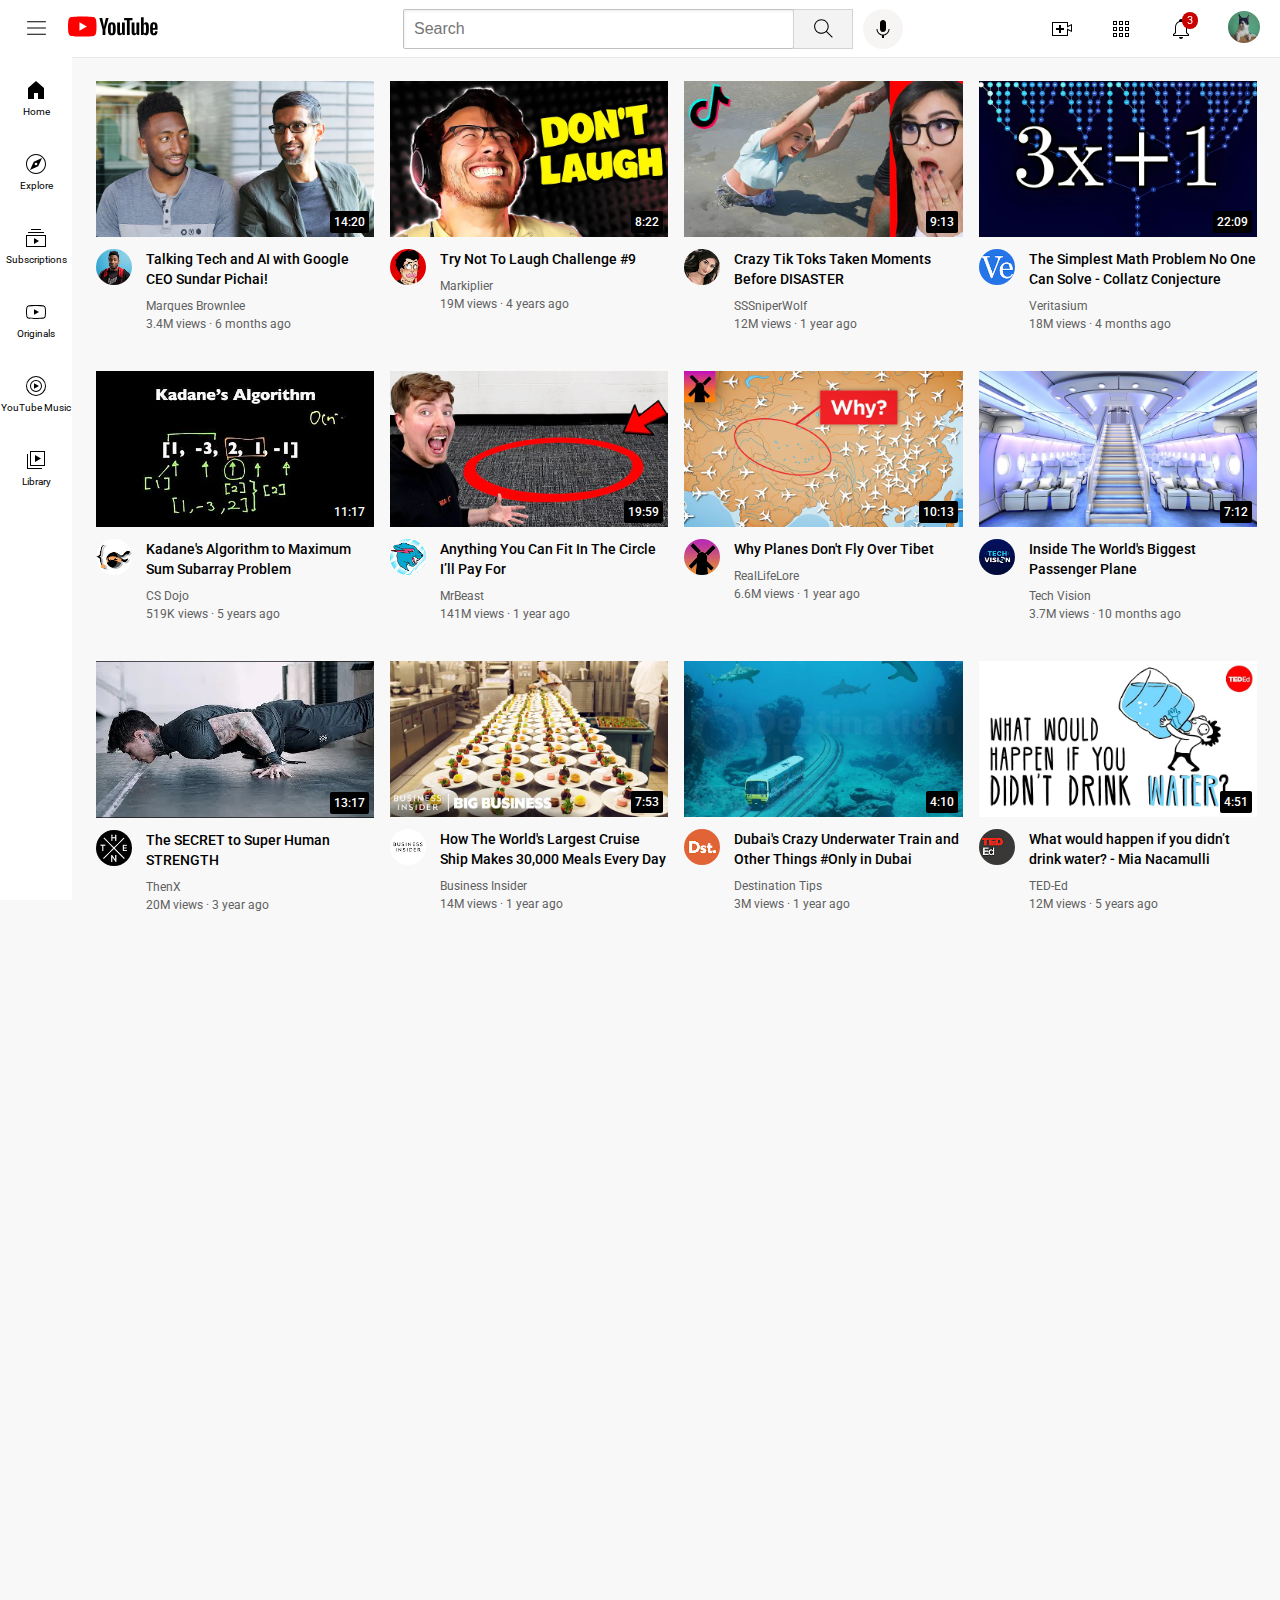
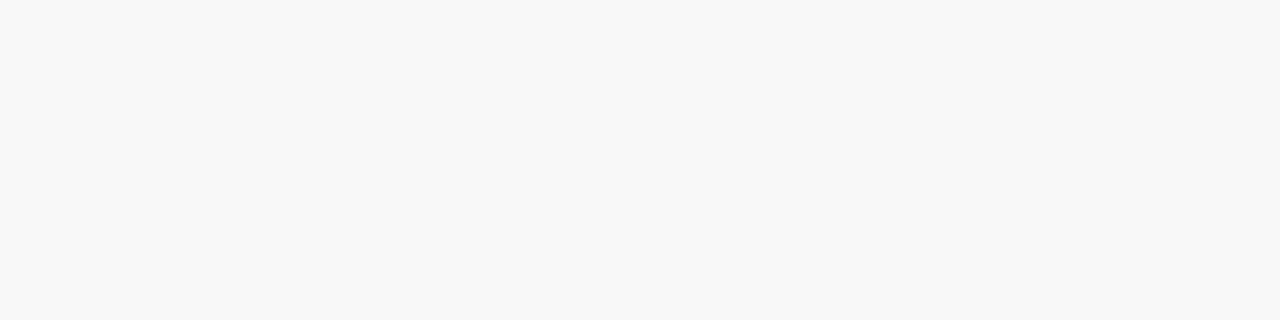
<file: index.html>
<!DOCTYPE html>
<html lang="en">
<head>
    <meta charset="UTF-8">
    <meta name="viewport" content="width=device-width, initial-scale=1.0">
    <title>Youtube</title>
    <link rel="stylesheet" href="video.css">
    <link rel="stylesheet" href="general.css">
    <link rel="stylesheet" href="header.css">
    <link rel="stylesheet" href="sidebar.css">
   <!-- fonts -->
   <link rel="preconnect" href="https://fonts.googleapis.com">
   <link rel="preconnect" href="https://fonts.gstatic.com" crossorigin>
   <link href="https://fonts.googleapis.com/css2?family=Roboto:ital,wght@0,100;0,300;0,400;0,500;0,700;0,900;1,100;1,300;1,400;1,500;1,700;1,900&display=swap" rel="stylesheet">
</head>
<body>

    <!-- header -->

    <div class="header">
        <div class="left-header">
            <img class="hamburger-menu" src="icons/hamburger-menu.svg" >
            <a href="https://www.youtube.com/">
              <img class="youtube-logo" src="icons/youtube-logo.svg" >
            </a>
        </div>

        <div class="middle-header">
            <input class="searchbar" type="text" placeholder="Search">
            <button class="search-button">
                <img class="search-icon" src="icons/search.svg" >
                <div class="tooltip">Search</div>
            </button>
            <button class="voice-search-button">
                <img class="voice-search-icon" src="icons/voice-search-icon.svg" >
                <div class="tooltip">Search with your voice</div>
            </button>
        </div>

        <div class="right-header">
            <div class="upload-icon-container">
                <img class="upload-icon" src="icons/upload.svg">
                <div class="tooltip">Create</div>
              </div>
              <img class="youtube-apps-icon" src="icons/youtube-apps.svg">
              <div class="notifications-icon-container">
                <img class="notifications-icon" src="icons/notifications.svg">
                <div class="notifications-count">3</div>
              </div>
              <a href="https://github.com/SangwanNishant">
                <img class="current-user-picture" src="icons/my-channel.jpg">
              </a>
            </div>
        </div>
    </div>
    
    <!-- sidebar -->

    <div class="sidebar">
        <div class="sidebar-link">
          <img src="icons/home.svg">
          <div>Home</div>
        </div>
        <div class="sidebar-link">
          <img src="icons/explore.svg">
          <div>Explore</div>
        </div>
        <div class="sidebar-link">
          <img src="icons/subscriptions.svg">
          <div>Subscriptions</div>
        </div>
        <div class="sidebar-link">
          <img src="icons/originals.svg">
          <div>Originals</div>
        </div>
        <div class="sidebar-link">
          <img src="icons/youtube-music.svg">
          <div>YouTube Music</div>
        </div>
        <div class="sidebar-link">
          <img src="icons/library.svg">
          <div>Library</div>
        </div>
      </div>

    <!-- the grid -->

<div class="video-grid">
    <div class="video-preview">
        <div class="thumbnail-row">
          <a href="https://www.youtube.com/watch?v=n2RNcPRtAiY&ab_channel=MarquesBrownlee"><img class="thumbnail" src="thumbnail/thumbnail-1.webp">
          </a>
          <div class="video-time">14:20</div>
        </div>
        
        <div class="video-info-grid">
          <div class="channel-picture">
            <a href="https://www.youtube.com/@mkbhd">
              <img class="profile-picture" src="channel-logo/channel-1.jpeg">
            </a>
            <div class="tooltip">
                <div class="logo-tooltip-conatainer">
                    <img class="logo-tooltip-image" src="channel-logo/channel-1.jpeg" >
                    <div>
                        <p class="video-tooltip-author">
                            Marques Brownlee
                          </p>
                        <p class="video-tooltip-subs">
                            18.9M Subscribers
                        </p>
                    </div>
                </div>
            </div>
          </div>
          <div class="video-info">
            <p class="video-title">
              Talking Tech and AI with Google CEO Sundar Pichai!
            </p>
            <p class="video-author">
              Marques Brownlee
            </p>
            <p class="video-stats">
              3.4M views &#183; 6 months ago
            </p>
          </div>
        </div>
      </div>

      <div class="video-preview">
        <div class="thumbnail-row">
         <a href="https://www.youtube.com/watch?v=mP0RAo9SKZk">
           <img class="thumbnail" src="thumbnail/thumbnail-2.webp">
        </a>
          <div class="video-time">8:22</div>
        </div>
        <div class="video-info-grid">
          <div class="channel-picture">
            <a href="http://www.youtube.com/c/markiplier">
             <img class="profile-picture" src="channel-logo/channel-2.jpeg"></a>
            <div class="tooltip">
              <div class="logo-tooltip-conatainer">
                  <img class="logo-tooltip-image" src="channel-logo/channel-2.jpeg" >
                  <div>
                      <p class="video-tooltip-author">
                        Markiplier
                        </p>
                      <p class="video-tooltip-subs">
                          36.7M Subscribers
                      </p>
                  </div>
              </div>
            </div>
          </div>
          <div class="video-info">
            <p class="video-title">
                Try Not To Laugh Challenge #9
            </p>
            <p class="video-author">
                Markiplier
            </p>
            <p class="video-stats">
                19M views &#183;  4 years ago
            </p>
          </div>
        </div>
      </div>

      <div class="video-preview">
        <div class="thumbnail-row">
          <a href="https://www.youtube.com/watch?v=FgjPQQeTh1w">
            <img class="thumbnail" src="thumbnail/thumbnail-3.webp">
          </a>
          <div class="video-time">9:13</div>
        </div>
        <div class="video-info-grid">
          <div class="channel-picture">
            <a href="https://www.youtube.com/user/SSSniperWolf">
            <img class="profile-picture" src="channel-logo/channel-3.jpeg">
          </a>
            <div class="tooltip">
              <div class="logo-tooltip-conatainer">
                  <img class="logo-tooltip-image" src="channel-logo/channel-3.jpeg" >
                  <div>
                      <p class="video-tooltip-author">
                        SSSniperWolf
                        </p>
                      <p class="video-tooltip-subs">
                          34.4M Subscribers
                      </p>
                  </div>
              </div>
            </div>
          </div>
          <div class="video-info">
            <p class="video-title">
            Crazy Tik Toks Taken Moments Before DISASTER
            </p>
            <p class="video-author">
                SSSniperWolf
            </p>
            <p class="video-stats">
                12M views &#183;  1 year ago
            </p>
          </div>
        </div>
      </div>

      <div class="video-preview">
        <div class="thumbnail-row">
          <a href="https://www.youtube.com/watch?v=094y1Z2wpJg">
            <img class="thumbnail" src="thumbnail/thumbnail-4.webp">
          </a>
          <div class="video-time">22:09</div>
        </div>
        <div class="video-info-grid">
          <div class="channel-picture">
            <a href="https://www.youtube.com/c/veritasium">
            <img class="profile-picture" src="channel-logo/channel-4.jpeg">
          </a>
            <div class="tooltip">
              <div class="logo-tooltip-conatainer">
                  <img class="logo-tooltip-image" src="channel-logo/channel-4.jpeg" >
                  <div>
                      <p class="video-tooltip-author">
                        Veritasium
                        </p>
                      <p class="video-tooltip-subs">
                        15.7M Subscribers
                      </p>
                  </div>
              </div>
            </div>
          </div>
          <div class="video-info">
            <p class="video-title">
                The Simplest Math Problem No One Can Solve - Collatz Conjecture
            </p>
            <p class="video-author">
                Veritasium
            </p>
            <p class="video-stats">
                18M views &#183; 4 months ago
            </p>
          </div>
        </div>
      </div>

      <div class="video-preview">
        <div class="thumbnail-row">
          <a href="https://www.youtube.com/watch?v=86CQq3pKSUw">
            <img class="thumbnail" src="thumbnail/thumbnail-5.webp">
          </a>
          <div class="video-time">11:17</div>
        </div>
        <div class="video-info-grid">
          <div class="channel-picture">
            <a href="https://www.youtube.com/c/CSDojo">
              <img class="profile-picture" src="channel-logo/channel-5.jpeg">
            </a>
            
            <div class="tooltip">
              <div class="logo-tooltip-conatainer">
                  <img class="logo-tooltip-image" src="channel-logo/channel-5.jpeg" >
                  <div>
                      <p class="video-tooltip-author">
                        CS Dojo
                        </p>
                      <p class="video-tooltip-subs">
                          1.93M Subscribers
                      </p>
                  </div>
              </div>
            </div>
          </div>
          <div class="video-info">
            <p class="video-title">
                Kadane's Algorithm to Maximum Sum Subarray Problem
            </p>
            <p class="video-author">
                CS Dojo
            </p>
            <p class="video-stats">
                519K views &#183; 5 years ago
            </p>
          </div>
        </div>
      </div>

      <div class="video-preview">
        <div class="thumbnail-row">
          <a href="https://www.youtube.com/watch?v=yXWw0_UfSFg">
            <img class="thumbnail" src="thumbnail/thumbnail-6.webp">
          </a>
          <div class="video-time">19:59</div>
        </div>
        <div class="video-info-grid">
          <div class="channel-picture">
            <a href="https://www.youtube.com/channel/UCX6OQ3DkcsbYNE6H8uQQuVA">
            <img class="profile-picture" src="channel-logo/channel-6.jpeg">
          </a>
            <div class="tooltip">
              <div class="logo-tooltip-conatainer">
                  <img class="logo-tooltip-image" src="channel-logo/channel-6.jpeg" >
                  <div>
                      <p class="video-tooltip-author">
                        MrBeast
                        </p>
                      <p class="video-tooltip-subs">
                        272M Subscribers
                      </p>
                  </div>
              </div>
            </div>
          </div>
          <div class="video-info">
            <p class="video-title">
                Anything You Can Fit In The Circle I’ll Pay For
            </p>
            <p class="video-author">
                MrBeast

            </p>
            <p class="video-stats">
                141M views  &#183; 
                1 year ago
            </p>
          </div>
        </div>
      </div>

      <div class="video-preview">
        <div class="thumbnail-row">
          <a href="https://www.youtube.com/watch?v=fNVa1qMbF9Y">
            <img class="thumbnail" src="thumbnail/thumbnail-7.webp">
          </a>
          <div class="video-time">10:13</div>
        </div>
        <div class="video-info-grid">
          <div class="channel-picture">
            <a href="https://www.youtube.com/channel/UCP5tjEmvPItGyLhmjdwP7Ww">
            <img class="profile-picture" src="channel-logo/channel-7.jpeg">
          </a>
            <div class="tooltip">
              <div class="logo-tooltip-conatainer">
                  <img class="logo-tooltip-image" src="channel-logo/channel-7.jpeg" >
                  <div>
                      <p class="video-tooltip-author">
                        RealLifeLore
                        </p>
                      <p class="video-tooltip-subs">
                          7.46M Subscribers
                      </p>
                  </div>
              </div>
            </div>
          </div>
          <div class="video-info">
            <p class="video-title">
                Why Planes Don't Fly Over Tibet
            </p>
            <p class="video-author">
                RealLifeLore

            </p>
            <p class="video-stats">
                6.6M views  &#183; 
                1 year ago
            </p>
          </div>
        </div>
      </div>

      <div class="video-preview">
        <div class="thumbnail-row">
          <a href="https://www.youtube.com/watch?v=lFm4EM1juls">
            <img class="thumbnail" src="thumbnail/thumbnail-8.webp">
          </a>
          <div class="video-time">7:12</div>
        </div>
        <div class="video-info-grid">
          <div class="channel-picture">
            <a href="https://www.youtube.com/channel/UCHAK6CyegY22Zj2GWrcaIxg">
              <img class="profile-picture" src="channel-logo/channel-8.jpeg">
            </a>
            
            <div class="tooltip">
              <div class="logo-tooltip-conatainer">
                  <img class="logo-tooltip-image" src="channel-logo/channel-8.jpeg" >
                  <div>
                      <p class="video-tooltip-author">
                        Tech Vision
                        </p>
                      <p class="video-tooltip-subs">
                          836K Subscribers
                      </p>
                  </div>
              </div>
            </div>
          </div>
          <div class="video-info">
            <p class="video-title">
                Inside The World's Biggest Passenger Plane
            </p>
            <p class="video-author">
                Tech Vision

            </p>
            <p class="video-stats">
                3.7M views &#183;  10 months ago
            </p>
          </div>
        </div>
      </div>

      <div class="video-preview">
        <div class="thumbnail-row">
          <a href="https://www.youtube.com/watch?v=ixmxOlcrlUc&ab_channel=THENX">
            <img class="thumbnail" src="thumbnail/thumbnail-9.webp">
          </a>
         
          <div class="video-time">13:17</div>
        </div>
        <div class="video-info-grid">
          <div class="channel-picture">
            <a href="https://www.youtube.com/c/OFFICIALTHENXSTUDIOS">
            <img class="profile-picture" src="channel-logo/channel-9.jpeg">
          </a>
            <div class="tooltip">
              <div class="logo-tooltip-conatainer">
                  <img class="logo-tooltip-image" src="channel-logo/channel-9.jpeg" >
                  <div>
                      <p class="video-tooltip-author">
                        ThenX
                        </p>
                      <p class="video-tooltip-subs">
                          7.78M Subscribers
                      </p>
                  </div>
              </div>
            </div>
          </div>
          <div class="video-info">
            <p class="video-title">
                The SECRET to Super Human STRENGTH
            </p>
            <p class="video-author">
                ThenX
            </p>
            <p class="video-stats">
                20M views  &#183; 
                3 year ago
            </p>
          </div>
        </div>
      </div>

      <div class="video-preview">
        <div class="thumbnail-row">
          <a href="https://www.youtube.com/watch?v=R2vXbFp5C9o">
            <img class="thumbnail" src="thumbnail/thumbnail-10.webp">
          </a>
          <div class="video-time">7:53</div>
        </div>
        <div class="video-info-grid">
          <div class="channel-picture">
            <a href="https://www.youtube.com/user/businessinsider">
            <img class="profile-picture" src="channel-logo/channel-10.jpeg">
          </a>
            <div class="tooltip">
              <div class="logo-tooltip-conatainer">
                  <img class="logo-tooltip-image" src="channel-logo/channel-10.jpeg" >
                  <div>
                      <p class="video-tooltip-author">
                        Business Insider
                        </p>
                      <p class="video-tooltip-subs">
                          9.3M Subscribers
                      </p>
                  </div>
              </div>
            </div>
          </div>
          <div class="video-info">
            <p class="video-title">
                
How The World's Largest Cruise Ship Makes 30,000 Meals Every Day
            </p>
            <p class="video-author">
                Business Insider



            </p>
            <p class="video-stats">
                14M views  &#183;  1 year ago
            </p>
          </div>
        </div>
      </div>

      <div class="video-preview">
        <div class="thumbnail-row">
          <a href="https://www.youtube.com/watch?v=0nZuYyXET3s">
            <img class="thumbnail" src="thumbnail/thumbnail-11.webp">
          </a>
          <div class="video-time">4:10</div>
        </div>
        <div class="video-info-grid">
          <div class="channel-picture">
            <a href="https://www.youtube.com/c/Destinationtips">
            <img class="profile-picture" src="channel-logo/channel-11.jpeg">
          </a>
            <div class="tooltip">
              <div class="logo-tooltip-conatainer">
                  <img class="logo-tooltip-image" src="channel-logo/channel-11.jpeg" >
                  <div>
                      <p class="video-tooltip-author">
                        Destination Tips
                        </p>
                      <p class="video-tooltip-subs">
                          282K Subscribers
                      </p>
                  </div>
              </div>
            </div>
          </div>
          <div class="video-info">
            <p class="video-title">
                
Dubai's Crazy Underwater Train and Other Things #Only in Dubai
            </p>
            <p class="video-author">
                Destination Tips


            </p>
            <p class="video-stats">
                3M views  &#183; 1 year ago
            </p>
          </div>
        </div>
      </div>

      <div class="video-preview">
        <div class="thumbnail-row">
          <a href="https://www.youtube.com/watch?v=9iMGFqMmUFs">
            <img class="thumbnail" src="thumbnail/thumbnail-12.webp">
          </a>
          <div class="video-time">4:51</div>
        </div>
        <div class="video-info-grid">
          <div class="channel-picture">
            <a href="https://www.youtube.com/teded">
            <img class="profile-picture" src="channel-logo/channel-12.jpeg"></a>
            <div class="tooltip">
              <div class="logo-tooltip-conatainer">
                  <img class="logo-tooltip-image" src="channel-logo/channel-12.jpeg" >
                  <div>
                      <p class="video-tooltip-author">
                        TED-Ed
                        </p>
                      <p class="video-tooltip-subs">
                          20M Subscribers
                      </p>
                  </div>
              </div>
            </div>
          </div>
          <div class="video-info">
            <p class="video-title">
                
What would happen if you didn’t drink water? - Mia Nacamulli
            </p>
            <p class="video-author">
                TED-Ed


            </p>
            <p class="video-stats">
                12M views &#183; 5 years ago
            </p>
          </div>
        </div>
      </div>
</div>
</body>
</html>
</file>
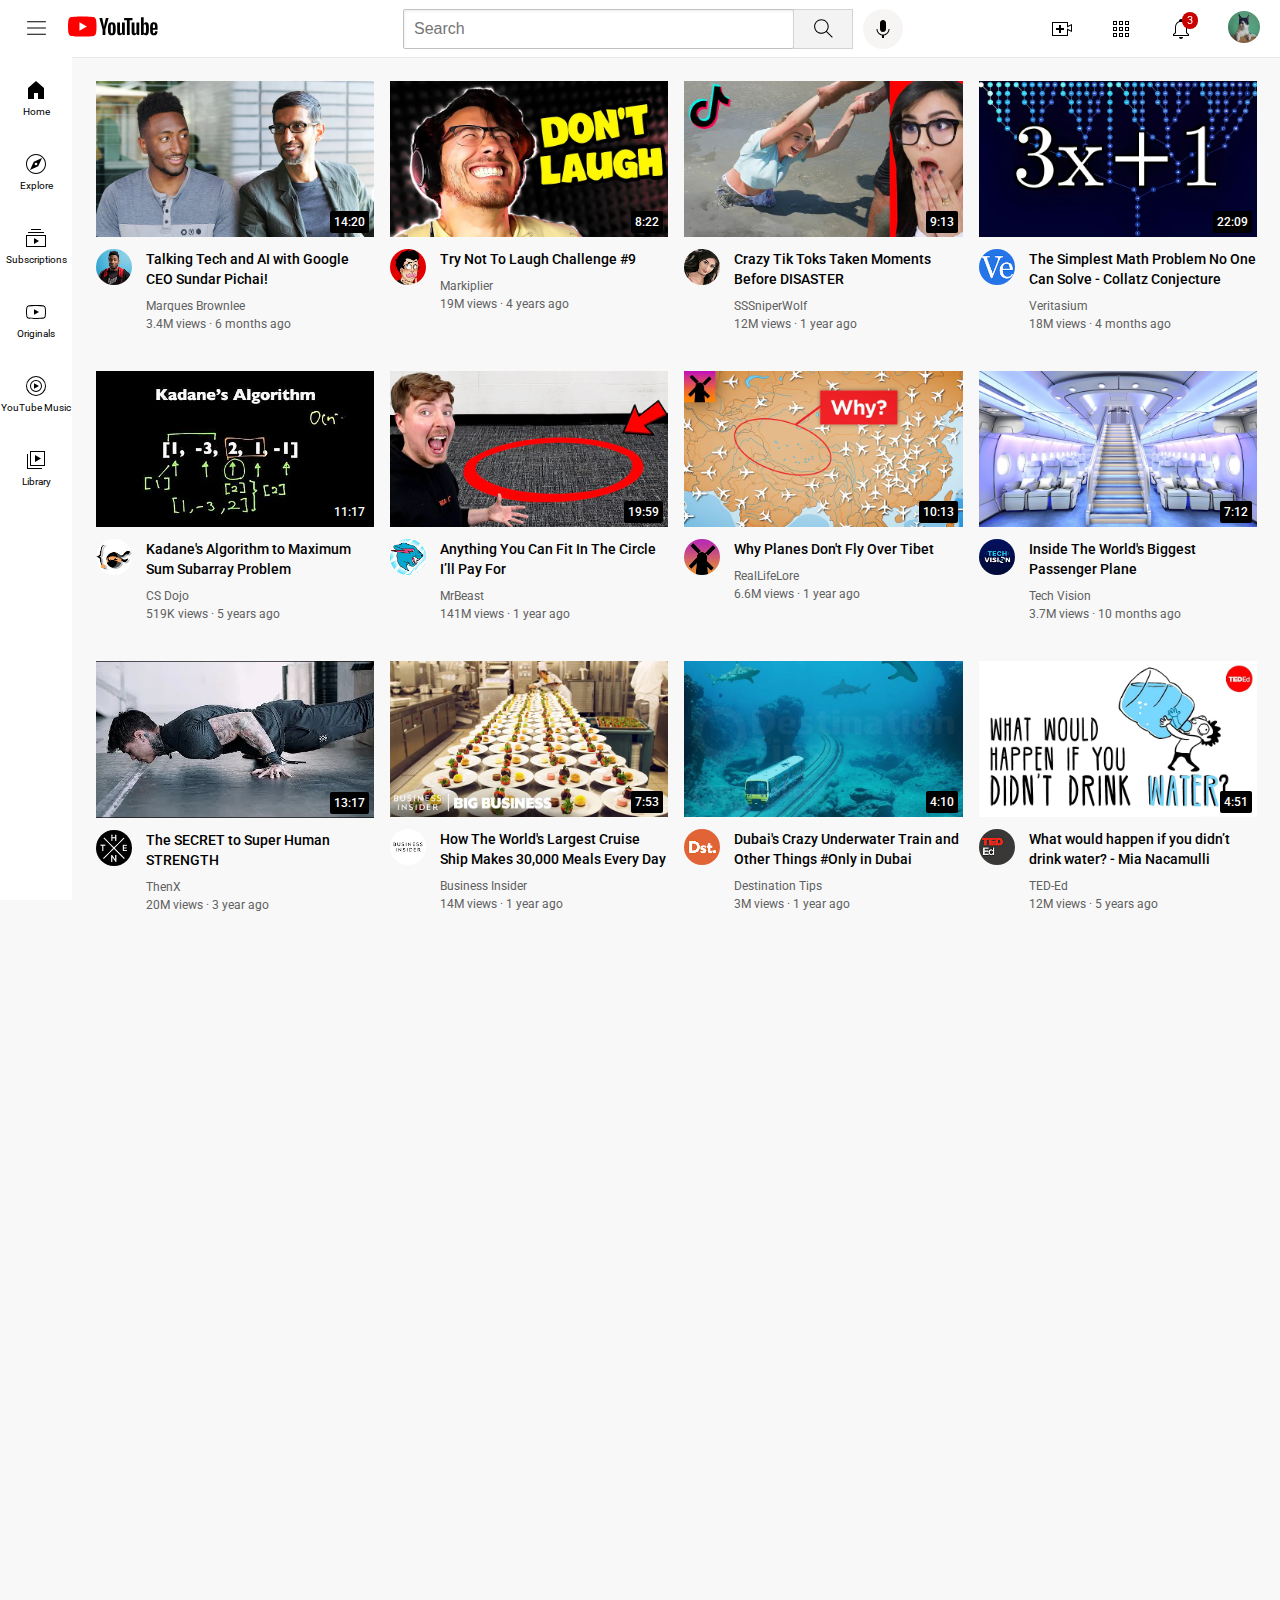
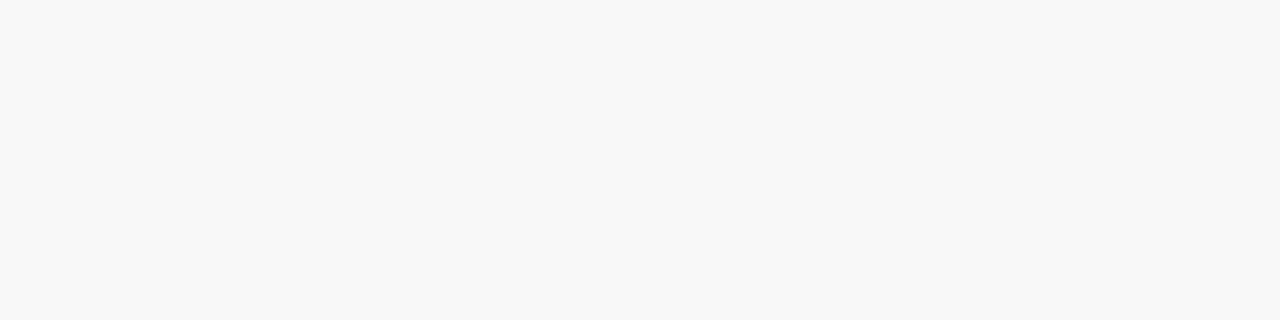
<file: youtube-clone.html>
<!DOCTYPE html>
<html lang="en">
<head>
    <meta charset="UTF-8">
    <meta name="viewport" content="width=device-width, initial-scale=1.0">
    <title>Youtube</title>
    <link rel="stylesheet" href="video.css">
    <link rel="stylesheet" href="general.css">
    <link rel="stylesheet" href="header.css">
    <link rel="stylesheet" href="sidebar.css">
   <!-- fonts -->
   <link rel="preconnect" href="https://fonts.googleapis.com">
   <link rel="preconnect" href="https://fonts.gstatic.com" crossorigin>
   <link href="https://fonts.googleapis.com/css2?family=Roboto:ital,wght@0,100;0,300;0,400;0,500;0,700;0,900;1,100;1,300;1,400;1,500;1,700;1,900&display=swap" rel="stylesheet">
</head>
<body>

    <!-- header -->

    <div class="header">
        <div class="left-header">
            <img class="hamburger-menu" src="icons/hamburger-menu.svg" >
            <a href="https://www.youtube.com/">
              <img class="youtube-logo" src="icons/youtube-logo.svg" >
            </a>
        </div>

        <div class="middle-header">
            <input class="searchbar" type="text" placeholder="Search">
            <button class="search-button">
                <img class="search-icon" src="icons/search.svg" >
                <div class="tooltip">Search</div>
            </button>
            <button class="voice-search-button">
                <img class="voice-search-icon" src="icons/voice-search-icon.svg" >
                <div class="tooltip">Search with your voice</div>
            </button>
        </div>

        <div class="right-header">
            <div class="upload-icon-container">
                <img class="upload-icon" src="icons/upload.svg">
                <div class="tooltip">Create</div>
              </div>
              <img class="youtube-apps-icon" src="icons/youtube-apps.svg">
              <div class="notifications-icon-container">
                <img class="notifications-icon" src="icons/notifications.svg">
                <div class="notifications-count">3</div>
              </div>
              <a href="https://github.com/SangwanNishant">
                <img class="current-user-picture" src="icons/my-channel.jpg">
              </a>
            </div>
        </div>
    </div>
    
    <!-- sidebar -->

    <div class="sidebar">
        <div class="sidebar-link">
          <img src="icons/home.svg">
          <div>Home</div>
        </div>
        <div class="sidebar-link">
          <img src="icons/explore.svg">
          <div>Explore</div>
        </div>
        <div class="sidebar-link">
          <img src="icons/subscriptions.svg">
          <div>Subscriptions</div>
        </div>
        <div class="sidebar-link">
          <img src="icons/originals.svg">
          <div>Originals</div>
        </div>
        <div class="sidebar-link">
          <img src="icons/youtube-music.svg">
          <div>YouTube Music</div>
        </div>
        <div class="sidebar-link">
          <img src="icons/library.svg">
          <div>Library</div>
        </div>
      </div>

    <!-- the grid -->

<div class="video-grid">
    <div class="video-preview">
        <div class="thumbnail-row">
          <a href="https://www.youtube.com/watch?v=n2RNcPRtAiY&ab_channel=MarquesBrownlee"><img class="thumbnail" src="thumbnail/thumbnail-1.webp">
          </a>
          <div class="video-time">14:20</div>
        </div>
        
        <div class="video-info-grid">
          <div class="channel-picture">
            <a href="https://www.youtube.com/@mkbhd">
              <img class="profile-picture" src="channel-logo/channel-1.jpeg">
            </a>
            <div class="tooltip">
                <div class="logo-tooltip-conatainer">
                    <img class="logo-tooltip-image" src="channel-logo/channel-1.jpeg" >
                    <div>
                        <p class="video-tooltip-author">
                            Marques Brownlee
                          </p>
                        <p class="video-tooltip-subs">
                            18.9M Subscribers
                        </p>
                    </div>
                </div>
            </div>
          </div>
          <div class="video-info">
            <p class="video-title">
              Talking Tech and AI with Google CEO Sundar Pichai!
            </p>
            <p class="video-author">
              Marques Brownlee
            </p>
            <p class="video-stats">
              3.4M views &#183; 6 months ago
            </p>
          </div>
        </div>
      </div>

      <div class="video-preview">
        <div class="thumbnail-row">
         <a href="https://www.youtube.com/watch?v=mP0RAo9SKZk">
           <img class="thumbnail" src="thumbnail/thumbnail-2.webp">
        </a>
          <div class="video-time">8:22</div>
        </div>
        <div class="video-info-grid">
          <div class="channel-picture">
            <a href="http://www.youtube.com/c/markiplier">
             <img class="profile-picture" src="channel-logo/channel-2.jpeg"></a>
            <div class="tooltip">
              <div class="logo-tooltip-conatainer">
                  <img class="logo-tooltip-image" src="channel-logo/channel-2.jpeg" >
                  <div>
                      <p class="video-tooltip-author">
                        Markiplier
                        </p>
                      <p class="video-tooltip-subs">
                          36.7M Subscribers
                      </p>
                  </div>
              </div>
            </div>
          </div>
          <div class="video-info">
            <p class="video-title">
                Try Not To Laugh Challenge #9
            </p>
            <p class="video-author">
                Markiplier
            </p>
            <p class="video-stats">
                19M views &#183;  4 years ago
            </p>
          </div>
        </div>
      </div>

      <div class="video-preview">
        <div class="thumbnail-row">
          <a href="https://www.youtube.com/watch?v=FgjPQQeTh1w">
            <img class="thumbnail" src="thumbnail/thumbnail-3.webp">
          </a>
          <div class="video-time">9:13</div>
        </div>
        <div class="video-info-grid">
          <div class="channel-picture">
            <a href="https://www.youtube.com/user/SSSniperWolf">
            <img class="profile-picture" src="channel-logo/channel-3.jpeg">
          </a>
            <div class="tooltip">
              <div class="logo-tooltip-conatainer">
                  <img class="logo-tooltip-image" src="channel-logo/channel-3.jpeg" >
                  <div>
                      <p class="video-tooltip-author">
                        SSSniperWolf
                        </p>
                      <p class="video-tooltip-subs">
                          34.4M Subscribers
                      </p>
                  </div>
              </div>
            </div>
          </div>
          <div class="video-info">
            <p class="video-title">
            Crazy Tik Toks Taken Moments Before DISASTER
            </p>
            <p class="video-author">
                SSSniperWolf
            </p>
            <p class="video-stats">
                12M views &#183;  1 year ago
            </p>
          </div>
        </div>
      </div>

      <div class="video-preview">
        <div class="thumbnail-row">
          <a href="https://www.youtube.com/watch?v=094y1Z2wpJg">
            <img class="thumbnail" src="thumbnail/thumbnail-4.webp">
          </a>
          <div class="video-time">22:09</div>
        </div>
        <div class="video-info-grid">
          <div class="channel-picture">
            <a href="https://www.youtube.com/c/veritasium">
            <img class="profile-picture" src="channel-logo/channel-4.jpeg">
          </a>
            <div class="tooltip">
              <div class="logo-tooltip-conatainer">
                  <img class="logo-tooltip-image" src="channel-logo/channel-4.jpeg" >
                  <div>
                      <p class="video-tooltip-author">
                        Veritasium
                        </p>
                      <p class="video-tooltip-subs">
                        15.7M Subscribers
                      </p>
                  </div>
              </div>
            </div>
          </div>
          <div class="video-info">
            <p class="video-title">
                The Simplest Math Problem No One Can Solve - Collatz Conjecture
            </p>
            <p class="video-author">
                Veritasium
            </p>
            <p class="video-stats">
                18M views &#183; 4 months ago
            </p>
          </div>
        </div>
      </div>

      <div class="video-preview">
        <div class="thumbnail-row">
          <a href="https://www.youtube.com/watch?v=86CQq3pKSUw">
            <img class="thumbnail" src="thumbnail/thumbnail-5.webp">
          </a>
          <div class="video-time">11:17</div>
        </div>
        <div class="video-info-grid">
          <div class="channel-picture">
            <a href="https://www.youtube.com/c/CSDojo">
              <img class="profile-picture" src="channel-logo/channel-5.jpeg">
            </a>
            
            <div class="tooltip">
              <div class="logo-tooltip-conatainer">
                  <img class="logo-tooltip-image" src="channel-logo/channel-5.jpeg" >
                  <div>
                      <p class="video-tooltip-author">
                        CS Dojo
                        </p>
                      <p class="video-tooltip-subs">
                          1.93M Subscribers
                      </p>
                  </div>
              </div>
            </div>
          </div>
          <div class="video-info">
            <p class="video-title">
                Kadane's Algorithm to Maximum Sum Subarray Problem
            </p>
            <p class="video-author">
                CS Dojo
            </p>
            <p class="video-stats">
                519K views &#183; 5 years ago
            </p>
          </div>
        </div>
      </div>

      <div class="video-preview">
        <div class="thumbnail-row">
          <a href="https://www.youtube.com/watch?v=yXWw0_UfSFg">
            <img class="thumbnail" src="thumbnail/thumbnail-6.webp">
          </a>
          <div class="video-time">19:59</div>
        </div>
        <div class="video-info-grid">
          <div class="channel-picture">
            <a href="https://www.youtube.com/channel/UCX6OQ3DkcsbYNE6H8uQQuVA">
            <img class="profile-picture" src="channel-logo/channel-6.jpeg">
          </a>
            <div class="tooltip">
              <div class="logo-tooltip-conatainer">
                  <img class="logo-tooltip-image" src="channel-logo/channel-6.jpeg" >
                  <div>
                      <p class="video-tooltip-author">
                        MrBeast
                        </p>
                      <p class="video-tooltip-subs">
                        272M Subscribers
                      </p>
                  </div>
              </div>
            </div>
          </div>
          <div class="video-info">
            <p class="video-title">
                Anything You Can Fit In The Circle I’ll Pay For
            </p>
            <p class="video-author">
                MrBeast

            </p>
            <p class="video-stats">
                141M views  &#183; 
                1 year ago
            </p>
          </div>
        </div>
      </div>

      <div class="video-preview">
        <div class="thumbnail-row">
          <a href="https://www.youtube.com/watch?v=fNVa1qMbF9Y">
            <img class="thumbnail" src="thumbnail/thumbnail-7.webp">
          </a>
          <div class="video-time">10:13</div>
        </div>
        <div class="video-info-grid">
          <div class="channel-picture">
            <a href="https://www.youtube.com/channel/UCP5tjEmvPItGyLhmjdwP7Ww">
            <img class="profile-picture" src="channel-logo/channel-7.jpeg">
          </a>
            <div class="tooltip">
              <div class="logo-tooltip-conatainer">
                  <img class="logo-tooltip-image" src="channel-logo/channel-7.jpeg" >
                  <div>
                      <p class="video-tooltip-author">
                        RealLifeLore
                        </p>
                      <p class="video-tooltip-subs">
                          7.46M Subscribers
                      </p>
                  </div>
              </div>
            </div>
          </div>
          <div class="video-info">
            <p class="video-title">
                Why Planes Don't Fly Over Tibet
            </p>
            <p class="video-author">
                RealLifeLore

            </p>
            <p class="video-stats">
                6.6M views  &#183; 
                1 year ago
            </p>
          </div>
        </div>
      </div>

      <div class="video-preview">
        <div class="thumbnail-row">
          <a href="https://www.youtube.com/watch?v=lFm4EM1juls">
            <img class="thumbnail" src="thumbnail/thumbnail-8.webp">
          </a>
          <div class="video-time">7:12</div>
        </div>
        <div class="video-info-grid">
          <div class="channel-picture">
            <a href="https://www.youtube.com/channel/UCHAK6CyegY22Zj2GWrcaIxg">
              <img class="profile-picture" src="channel-logo/channel-8.jpeg">
            </a>
            
            <div class="tooltip">
              <div class="logo-tooltip-conatainer">
                  <img class="logo-tooltip-image" src="channel-logo/channel-8.jpeg" >
                  <div>
                      <p class="video-tooltip-author">
                        Tech Vision
                        </p>
                      <p class="video-tooltip-subs">
                          836K Subscribers
                      </p>
                  </div>
              </div>
            </div>
          </div>
          <div class="video-info">
            <p class="video-title">
                Inside The World's Biggest Passenger Plane
            </p>
            <p class="video-author">
                Tech Vision

            </p>
            <p class="video-stats">
                3.7M views &#183;  10 months ago
            </p>
          </div>
        </div>
      </div>

      <div class="video-preview">
        <div class="thumbnail-row">
          <a href="https://www.youtube.com/watch?v=ixmxOlcrlUc&ab_channel=THENX">
            <img class="thumbnail" src="thumbnail/thumbnail-9.webp">
          </a>
         
          <div class="video-time">13:17</div>
        </div>
        <div class="video-info-grid">
          <div class="channel-picture">
            <a href="https://www.youtube.com/c/OFFICIALTHENXSTUDIOS">
            <img class="profile-picture" src="channel-logo/channel-9.jpeg">
          </a>
            <div class="tooltip">
              <div class="logo-tooltip-conatainer">
                  <img class="logo-tooltip-image" src="channel-logo/channel-9.jpeg" >
                  <div>
                      <p class="video-tooltip-author">
                        ThenX
                        </p>
                      <p class="video-tooltip-subs">
                          7.78M Subscribers
                      </p>
                  </div>
              </div>
            </div>
          </div>
          <div class="video-info">
            <p class="video-title">
                The SECRET to Super Human STRENGTH
            </p>
            <p class="video-author">
                ThenX
            </p>
            <p class="video-stats">
                20M views  &#183; 
                3 year ago
            </p>
          </div>
        </div>
      </div>

      <div class="video-preview">
        <div class="thumbnail-row">
          <a href="https://www.youtube.com/watch?v=R2vXbFp5C9o">
            <img class="thumbnail" src="thumbnail/thumbnail-10.webp">
          </a>
          <div class="video-time">7:53</div>
        </div>
        <div class="video-info-grid">
          <div class="channel-picture">
            <a href="https://www.youtube.com/user/businessinsider">
            <img class="profile-picture" src="channel-logo/channel-10.jpeg">
          </a>
            <div class="tooltip">
              <div class="logo-tooltip-conatainer">
                  <img class="logo-tooltip-image" src="channel-logo/channel-10.jpeg" >
                  <div>
                      <p class="video-tooltip-author">
                        Business Insider
                        </p>
                      <p class="video-tooltip-subs">
                          9.3M Subscribers
                      </p>
                  </div>
              </div>
            </div>
          </div>
          <div class="video-info">
            <p class="video-title">
                
How The World's Largest Cruise Ship Makes 30,000 Meals Every Day
            </p>
            <p class="video-author">
                Business Insider



            </p>
            <p class="video-stats">
                14M views  &#183;  1 year ago
            </p>
          </div>
        </div>
      </div>

      <div class="video-preview">
        <div class="thumbnail-row">
          <a href="https://www.youtube.com/watch?v=0nZuYyXET3s">
            <img class="thumbnail" src="thumbnail/thumbnail-11.webp">
          </a>
          <div class="video-time">4:10</div>
        </div>
        <div class="video-info-grid">
          <div class="channel-picture">
            <a href="https://www.youtube.com/c/Destinationtips">
            <img class="profile-picture" src="channel-logo/channel-11.jpeg">
          </a>
            <div class="tooltip">
              <div class="logo-tooltip-conatainer">
                  <img class="logo-tooltip-image" src="channel-logo/channel-11.jpeg" >
                  <div>
                      <p class="video-tooltip-author">
                        Destination Tips
                        </p>
                      <p class="video-tooltip-subs">
                          282K Subscribers
                      </p>
                  </div>
              </div>
            </div>
          </div>
          <div class="video-info">
            <p class="video-title">
                
Dubai's Crazy Underwater Train and Other Things #Only in Dubai
            </p>
            <p class="video-author">
                Destination Tips


            </p>
            <p class="video-stats">
                3M views  &#183; 1 year ago
            </p>
          </div>
        </div>
      </div>

      <div class="video-preview">
        <div class="thumbnail-row">
          <a href="https://www.youtube.com/watch?v=9iMGFqMmUFs">
            <img class="thumbnail" src="thumbnail/thumbnail-12.webp">
          </a>
          <div class="video-time">4:51</div>
        </div>
        <div class="video-info-grid">
          <div class="channel-picture">
            <a href="https://www.youtube.com/teded">
            <img class="profile-picture" src="channel-logo/channel-12.jpeg"></a>
            <div class="tooltip">
              <div class="logo-tooltip-conatainer">
                  <img class="logo-tooltip-image" src="channel-logo/channel-12.jpeg" >
                  <div>
                      <p class="video-tooltip-author">
                        TED-Ed
                        </p>
                      <p class="video-tooltip-subs">
                          20M Subscribers
                      </p>
                  </div>
              </div>
            </div>
          </div>
          <div class="video-info">
            <p class="video-title">
                
What would happen if you didn’t drink water? - Mia Nacamulli
            </p>
            <p class="video-author">
                TED-Ed


            </p>
            <p class="video-stats">
                12M views &#183; 5 years ago
            </p>
          </div>
        </div>
      </div>
</div>
</body>
</html>
</file>
<file: video.css>
.thumbnail {
    width: 100%;
  }
  
  .video-title {
    margin-top: 0;
    font-size: 14px;
    font-weight: 500;
    line-height: 20px;
    margin-bottom: 10px;
  }
  
  .video-info-grid {
    display: grid;
    grid-template-columns: 50px 1fr;
  }
  
  .profile-picture {
    width: 36px;
    border-radius: 50px;
  }
  
  .thumbnail-row {
    margin-bottom: 8px;
    position: relative;
  }
  
  .video-author,
  .video-stats {
    font-size: 12px;
    color: rgb(96, 96, 96);
  }
  
  .video-author {
    margin-bottom: 4px;
  }
  
  .video-grid {
    display: grid;
    grid-template-columns: 1fr 1fr 1fr;
    column-gap: 16px;
    row-gap: 40px;
  }
  
  .video-time {
    font-family: Roboto, Arial;
    font-size: 12px;
    font-weight: 500;
    padding-left: 4px;
    padding-right: 4px;
    padding-top: 4px;
    padding-bottom: 4px;
    border-radius: 2px;
    background-color: black;
    color: white;
    position: absolute;
    bottom: 8px;
    right: 5px;
  }
@media(max-width:399px){
    .video-grid{
    grid-template-columns: 1fr ;
  }
}
  @media(min-width:400px)and(max-width:750px){
    .video-grid{
    grid-template-columns: 1fr 1fr ;
  }
}
@media(min-width:749px)and(max-width:999px){
    .video-grid{
    grid-template-columns: 1fr 1fr 1fr;
  }
}
@media(min-width:1000px){
    .video-grid{
    grid-template-columns: 1fr 1fr 1fr 1fr;
  }
}

.logo-tooltip-conatainer{
    display: flex;
    flex-direction: row;
    align-items: center;
    justify-content: center;
}
.logo-tooltip-image{
    width: 60px;
    border-radius: 50%;
    margin-right: 5px;
}
.video-tooltip-author{
    font-weight: bolder;
    font-size: 14px;
}
.video-tooltip-subs{
    font-weight: 10px;
}

.channel-picture .tooltip{
    font-family: Roboto, Arial;
  position: absolute;
  background-color: rgb(207, 205, 205);
  color: black;
  padding-top: 8px;
  padding-bottom: 8px;
  padding-left: 8px;
  padding-right: 8px;
  border-radius: 5px;
  border: 1px solid lightgray;
  font-size: 12px;
  box-shadow: 0.5px 0.5px 2px rgba(0, 0, 0, 0.5);
  opacity: 0;
  transition: opacity 0.15s;
  pointer-events: none;
  white-space: nowrap;
}

.channel-picture:hover .tooltip{
    opacity: 1;
}
</file>
<file: general.css>
p{
    font-family: roboto;
    margin-block-start:0; margin-block-end:0; margin-inline-start:0; margin-inline-end:0;
padding-block-start:0; padding-block-end:0; padding-inline-start:0; padding-inline-end:0;
}
body{
    padding-bottom: 1000px;
    padding-top: 72.5px;
    padding-left: 87.5px;
    background-color: rgb(248, 248, 248);
    padding-right: 15px;
}
</file>
<file: header.css>
.header{
    height: 57px;
    display: flex;
    flex-direction: row;
    justify-content: space-between;
    position: fixed;
    top: 0;
    left: 0;
    right: 0;
    border-bottom: solid;
    border-bottom-color: rgb(233, 230, 230);
    border-bottom-width: 1px;
    margin-bottom: 20px;
    background-color: white;
    z-index: 100;
}
.left-header{
    display: flex;
    align-items: center;
    width: 225px;
}
.hamburger-menu{
    width: 25px;
    margin-left: 24px;
}
.youtube-logo{
    width: 90px;
    height: 21px;
    margin-left: 19px;
}    
.middle-header{
    flex: 1;
    margin-left: 106px;
    margin-right: 75px;
    max-width: 500px;
    display: flex;
    align-items: center;
}
.searchbar{
    flex: 1;
    height: 36px;
    padding-left: 10px;
    font-size: 16px;
    border-width: 1px;
    border-style: solid;
    border-color: rgb(192, 192, 192);
    border-radius: 2px;
    box-shadow: inset 1px 2px 3px rgba(0, 0, 0, 0.05);
    width: 0;
}
.search-bar::placeholder {
    font-family: Roboto, Arial;
    font-size: 16px;
  }
.search-button{
    width: 60px;
    height: 40px;
    margin-right: 10px;
    background-color: rgb(243, 243, 243);
    border-style: solid;
    border-color: lightgray;
    border-width: 1px;
    margin-left: -1px;
    position: relative;
}
.search-icon{
    height: 25px;
}
.voice-search-button{
    border: none;
    width: 40px;
    height: 40px;
    border-radius:50%;
    background-color: rgb(247, 244, 244);
}
.voice-search-icon{
    height: 24px;
}
.right-header{
    
    width: 210px;
    margin-right: 20px;
    display: flex;
    align-items: center;
    justify-content: space-between;
    flex-shrink: 0;
}
.upload-icon {
    height: 24px;
  }
  
  .youtube-apps-icon {
    height: 24px;
  }
  
  .notifications-icon {
    padding-top: 5px;
    height: 24px;
  }
  
  .notifications-icon-container {
    position: relative;
  }
  
  .notifications-count {
    position: absolute;
    top: 0px;
    right: -5px;
    background-color: rgb(200, 0, 0);
    color: white;
    font-family: Roboto, Arial;
    font-size: 11px;
    padding-left: 5px;
    padding-right: 5px;
    padding-top: 2px;
    padding-bottom: 2px;
    border-radius: 10px;
  }
  
  .current-user-picture {
    height: 32px;
    width: 32px;
    border-radius: 50%;
  }
.search-button .tooltip,
.voice-search-button .tooltip,
.upload-icon-container .tooltip {
  font-family: Roboto, Arial;
  position: absolute;
  background-color: gray;
  color: white;
  padding-top: 4px;
  padding-bottom: 4px;
  padding-left: 8px;
  padding-right: 8px;
  border-radius: 2px;
  font-size: 12px;
  bottom: -30px;
  opacity: 0;
  transition: opacity 0.15s;
  pointer-events: none;
  white-space: nowrap;
}
.search-button:hover .tooltip,
.voice-search-button:hover .tooltip,
.upload-icon-container:hover .tooltip {
  opacity: 1;
}
.search-button,
.voice-search-button,
.upload-icon-container {
  display: flex;
  justify-content: center;
  align-items: center;
  position: relative;
}
</file>
<file: sidebar.css>
.sidebar {
    position: fixed;
    left: 0;
    bottom: 0;
    top: 55px;
    background-color: white;
    width: 72px;
    z-index: 200;
    padding-top: 5px;
  }
  
  .sidebar-link {
    height: 74px;
    display: flex;
    justify-content: center;
    align-items: center;
    flex-direction: column;
    cursor: pointer;
  }
  
  .sidebar-link:hover {
    background-color: rgb(235, 235, 235);
  }
  
  .sidebar-link img {
    height: 24px;
    margin-bottom: 4px;
  }
  
  .sidebar-link div {
    font-family: Roboto, Arial;
    font-size: 10px;
  }
</file>
